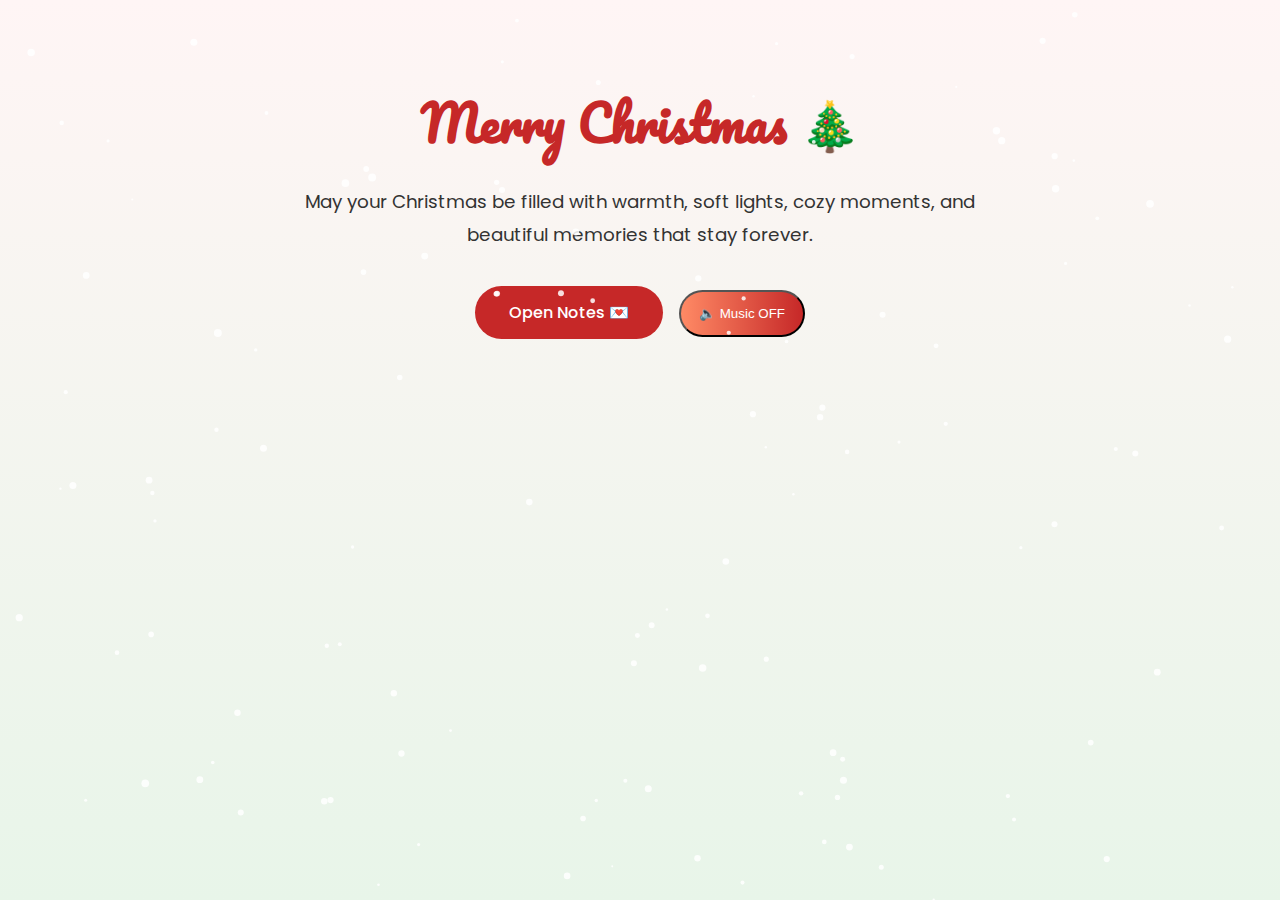
<file: index.html>
<!DOCTYPE html>
<html lang="en">
<head>
  <meta charset="UTF-8" />
  <meta name="viewport" content="width=device-width, initial-scale=1.0"/>
  <title>Merry Christmas 🎄</title>
  <link rel="stylesheet" href="style.css" />
</head>
<body>
  <div class="container">
    <h1>Merry Christmas 🎄</h1>
    <p>
      May your Christmas be filled with warmth, soft lights, cozy moments,
      and beautiful memories that stay forever.
    </p>
    <a href="notes.html" class="button">Open Notes 💌</a>
    <button id="music-toggle" class="button music-toggle" aria-pressed="false">🔈 Music OFF</button>
  </div>

  <script src="script.js"></script>
</body>
</html>
</file>
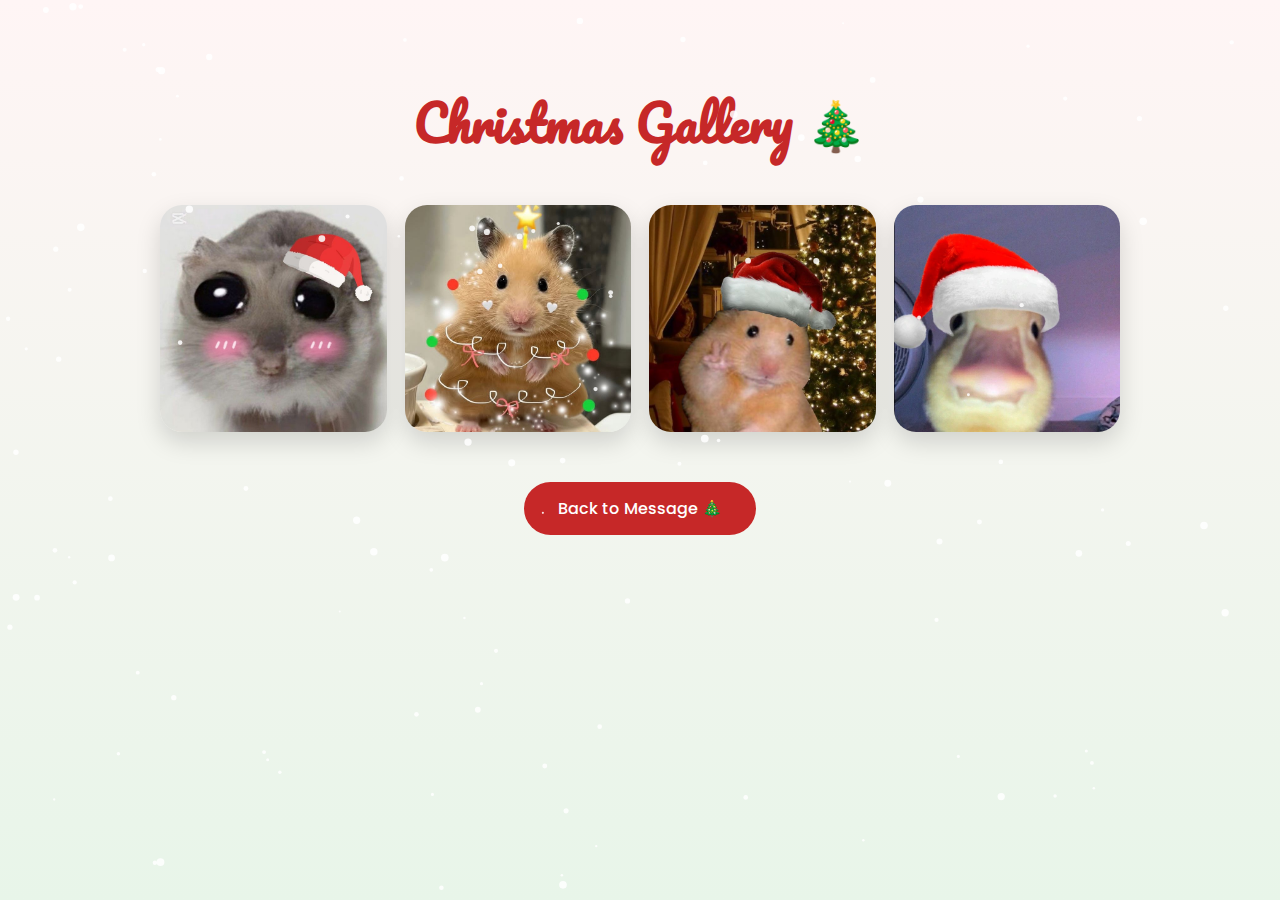
<file: gallery.html>
<!DOCTYPE html>
<html lang="en">
<head>
  <meta charset="UTF-8" />
  <meta name="viewport" content="width=device-width, initial-scale=1.0"/>
  <title>Christmas Gallery 🎄</title>
  <link rel="stylesheet" href="style.css" />
</head>
<body>
  <div class="container">
    <h1>Christmas Gallery 🎄</h1>

    <div class="gallery">
      <img src="cute chomik świąteczny.jpeg" />
      <img src="hamster 🎄.jpeg" />
      <img src="us.jpeg" />
      <img src="download.jpeg" />
    </div>

    <br /><br />
    <a href="index.html" class="button">Back to Message 🎄</a>
  </div>

  <script src="script.js"></script>
</body>
</html>
</file>
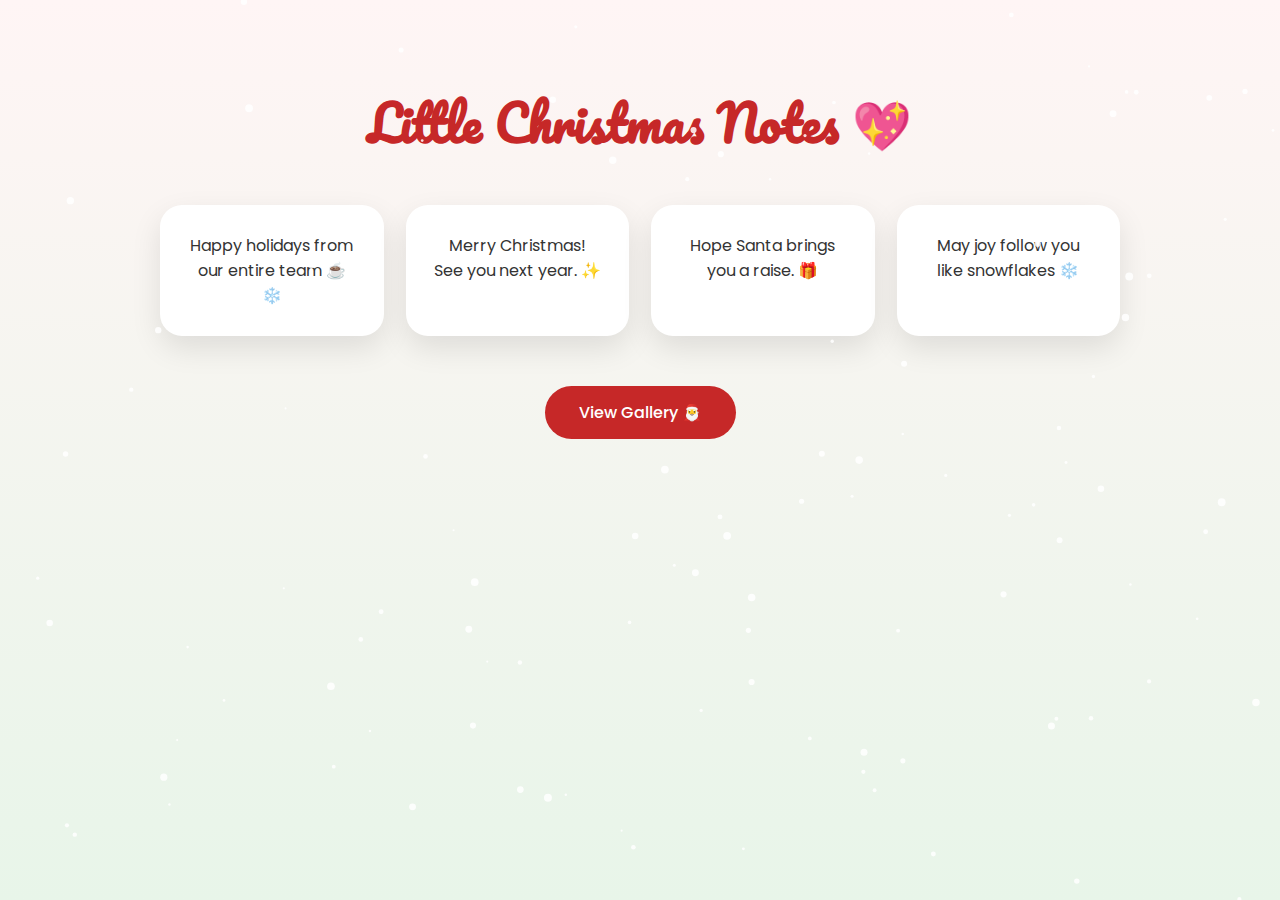
<file: notes.html>
<!DOCTYPE html>
<html lang="en">
<head>
  <meta charset="UTF-8" />
  <meta name="viewport" content="width=device-width, initial-scale=1.0"/>
  <title>Christmas Notes 💖</title>
  <link rel="stylesheet" href="style.css" />
</head>
<body>
  <div class="container">
    <h1>Little Christmas Notes 💖</h1>

    <div class="notes">
      <div class="note">Happy holidays from our entire team ☕❄️</div>
      <div class="note">Merry Christmas! See you next year. ✨</div>
      <div class="note">Hope Santa brings you a raise. 🎁</div>
      <div class="note">May joy follow you like snowflakes ❄️</div>
    </div>

    <br /><br />
    <a href="gallery.html" class="button">View Gallery 🎅</a>
  </div>

  <script src="script.js"></script>
</body>
</html>
</file>
<file: style.css>
@import url('https://fonts.googleapis.com/css2?family=Poppins:wght@300;500;700&family=Pacifico&display=swap');

* {
  margin: 0;
  padding: 0;
  box-sizing: border-box;
}

body {
  font-family: 'Poppins', sans-serif;
  background: linear-gradient(180deg, #fff5f5, #e8f5e9);
  min-height: 100vh;
  overflow-x: hidden;
  color: #333;
  animation: fadeIn 1s ease;
}

/* Page animation */
@keyframes fadeIn {
  from { opacity: 0; transform: translateY(15px); }
  to { opacity: 1; transform: translateY(0); }
}

.container {
  max-width: 1000px;
  margin: auto;
  padding: 80px 20px;
  text-align: center;
}

/* Headings */
h1 {
  font-family: 'Pacifico', cursive;
  font-size: clamp(2rem, 6vw, 3rem);
  color: #c62828;
  margin-bottom: 20px;
  animation: float 3s ease-in-out infinite;
}

@keyframes float {
  0%,100% { transform: translateY(0); }
  50% { transform: translateY(-8px); }
}

p {
  font-size: clamp(1rem, 3.5vw, 1.15rem);
  line-height: 1.8;
  margin-bottom: 35px;
  max-width: 700px;
  margin-inline: auto;
}

/* Buttons */
.button {
  display: inline-block;
  padding: 14px 34px;
  background: #c62828;
  color: white;
  text-decoration: none;
  border-radius: 40px;
  font-weight: 500;
  transition: all 0.3s ease;
}

.button:hover {
  background: #a61b1b;
  transform: scale(1.08);
  box-shadow: 0 10px 25px rgba(0,0,0,0.2);
}

/* Music toggle button (shares .button styles) */
.music-toggle {
  margin-left: 12px;
  padding-left: 18px;
  padding-right: 18px;
  background: linear-gradient(90deg, #ff8a65, #c62828);
}
.music-toggle:hover {
  transform: scale(1.06) rotate(-0.5deg);
}

/* Notes */
.notes {
  display: grid;
  grid-template-columns: repeat(auto-fit, minmax(220px, 1fr));
  gap: 22px;
  margin-top: 40px;
}

.note {
  background: white;
  padding: 28px;
  border-radius: 22px;
  box-shadow: 0 12px 30px rgba(0,0,0,0.1);
  font-size: 1rem;
  transition: 0.4s;
  animation: pop 0.6s ease forwards;
}

@keyframes pop {
  from { opacity: 0; transform: scale(0.9); }
  to { opacity: 1; transform: scale(1); }
}

.note:hover {
  transform: translateY(-8px) rotate(-1deg);
}

/* Gallery */
.gallery {
  display: grid;
  grid-template-columns: repeat(auto-fit, minmax(160px, 1fr));
  gap: 18px;
  margin-top: 40px;
}

.gallery img {
  width: 100%;
  aspect-ratio: 1 / 1;
  object-fit: cover;
  border-radius: 22px;
  box-shadow: 0 10px 25px rgba(0,0,0,0.15);
  transition: 0.4s ease;
}

.gallery img:hover {
  transform: scale(1.08);
}

/* Snow */
.snow {
  position: fixed;
  inset: 0;
  pointer-events: none;
  z-index: 999;
}

/* Mobile tweaks */
@media (max-width: 480px) {
  .container {
    padding: 60px 16px;
  }
}
</file>
